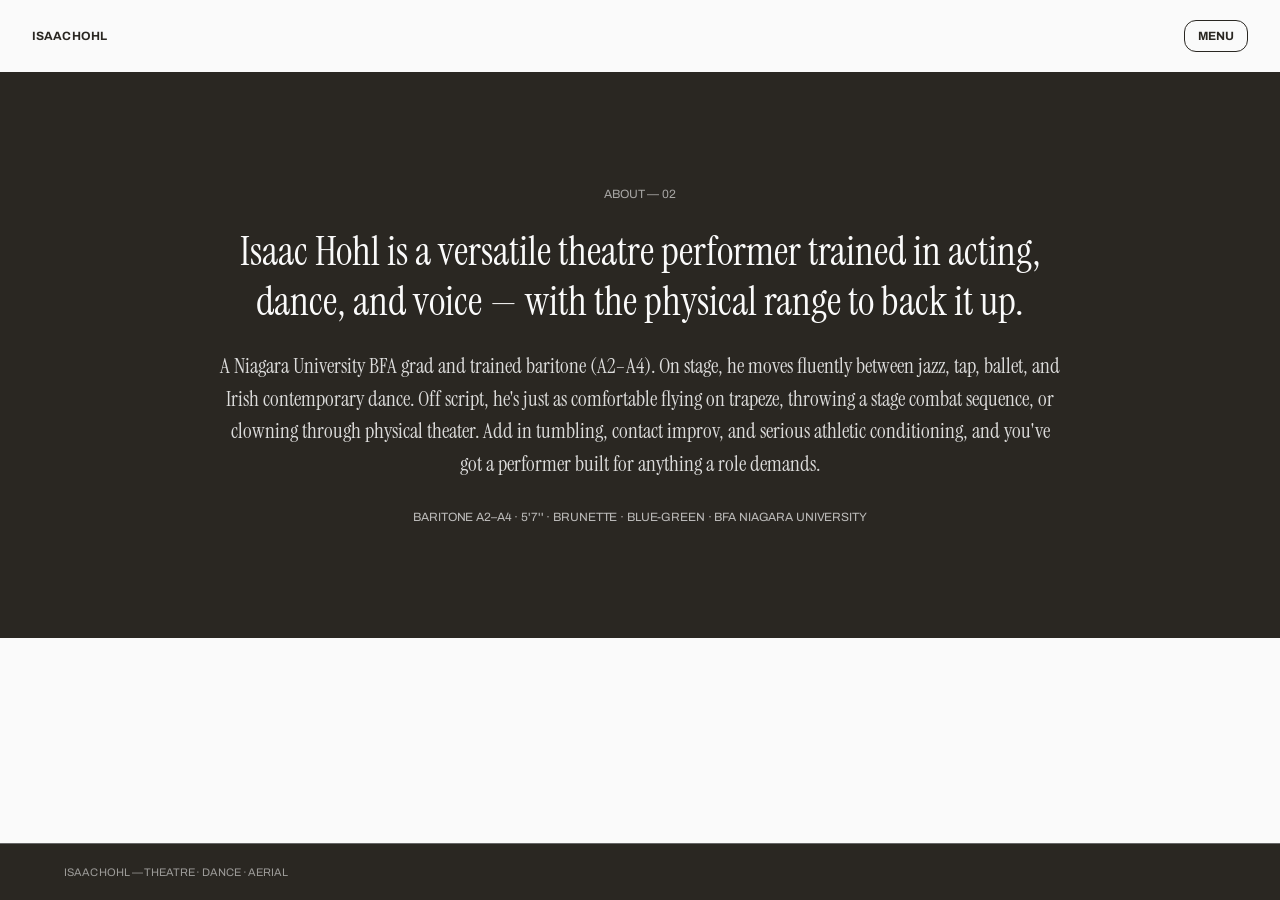
<file: about.html>
<!DOCTYPE html>
<html lang="en">
<head>
<meta charset="utf-8">
<meta name="viewport" content="width=device-width, initial-scale=1">
<title>About — Isaac Hohl</title>
<meta name="description" content="Niagara University BFA grad and trained baritone, moving fluently between jazz, tap, ballet, Irish contemporary dance, aerial and stage combat.">
<link rel="preconnect" href="https://fonts.googleapis.com">
<link rel="preconnect" href="https://fonts.gstatic.com" crossorigin>
<link href="https://fonts.googleapis.com/css2?family=Anton&family=Archivo:wght@400;500;700&family=Instrument+Serif:ital@0;1&display=swap" rel="stylesheet">
<link rel="stylesheet" href="assets/css/site.css">
</head>
<body>
<a class="skip" href="#main">Skip to content</a>

<header class="hdr">
  <a class="hdr__mark" href="index.html">Isaac Hohl</a>
  <button class="btn hdr__btn" id="menu-open" type="button" aria-expanded="false" aria-controls="menu">Menu</button>
</header>

<div class="menu" id="menu" role="dialog" aria-modal="true" aria-label="Site menu" data-open="false" aria-hidden="true">
  <div class="menu__top">
    <span class="menu__mark">Isaac Hohl</span>
    <button class="btn btn--light" type="button" data-menu-close>Close</button>
  </div>
  <div class="menu__body">
    <p class="menu__skills">Acting · Movement · Vocal Performance · Contact Improvisation · Physical Theater · Aerial · Ballroom Dancing · Stage Combat</p>
    <nav class="menu__nav" aria-label="Main">
      <a href="index.html"><span class="menu__num">01</span><span>Home</span></a>
      <a href="index.html#resume"><span class="menu__num">02</span><span>Resume</span></a>
      <a href="index.html#about" aria-current="page"><span class="menu__num">03</span><span>About</span></a>
      <a href="index.html#gallery"><span class="menu__num">04</span><span>Gallery</span></a>
      <a href="index.html#reels"><span class="menu__num">05</span><span>Reels</span></a>
      <a href="index.html#contact"><span class="menu__num">06</span><span>Contact</span></a>
    </nav>
  </div>
  <div class="menu__foot">
    <div class="socials">
      <a class="icon icon--light" href="https://www.instagram.com/isaac_hohl?stkn=MWFkaDZ1cGtmZzBwYw==" target="_blank" rel="noopener" aria-label="Instagram"><span class="ig"></span></a>
      <a class="icon icon--light" href="https://www.tiktok.com/@isaachohl?_r=1&amp;_t=ZP-99kt2brEHVP" target="_blank" rel="noopener" aria-label="TikTok"><span>&#9834;</span></a>
      <a class="icon icon--light" href="mailto:hohl.isaac@gmail.com" aria-label="Email Isaac Hohl"><span>&#9993;</span></a>
      <a class="icon icon--light" href="tel:+16785482481" aria-label="Call Isaac Hohl"><span>&#9742;</span></a>
    </div>
    <div class="filelinks">
      <a class="btn btn--light btn--plain" href="img/resume.pdf" target="_blank" rel="noopener">Resume PDF</a>
      <a class="btn btn--light btn--plain" href="img/headshot-full.jpg" download="Isaac Hohl headshot.jpg">Headshot JPG</a>
    </div>
  </div>
</div>

<main id="main">
  <section class="sec sec--ink about" data-reveal aria-labelledby="about-h">
    <h2 class="about__eyebrow" id="about-h">About — 02</h2>
    <p class="about__lead">Isaac Hohl is a versatile theatre performer trained in acting, dance, and voice — with the physical range to back it up.</p>
    <p class="about__body">A Niagara University BFA grad and trained baritone (A2–A4). On stage, he moves fluently between jazz, tap, ballet, and Irish contemporary dance. Off script, he&#39;s just as comfortable flying on trapeze, throwing a stage combat sequence, or clowning through physical theater. Add in tumbling, contact improv, and serious athletic conditioning, and you&#39;ve got a performer built for anything a role demands.</p>
    <p class="about__stats">Baritone A2–A4 · 5&#39;7&#39;&#39; · Brunette · Blue-green · BFA Niagara University</p>
  </section>
</main>

<footer class="foot">
  <p>Isaac Hohl — theatre · dance · aerial</p>
</footer>

<script src="assets/js/site.js"></script>
</body>
</html>
</file>
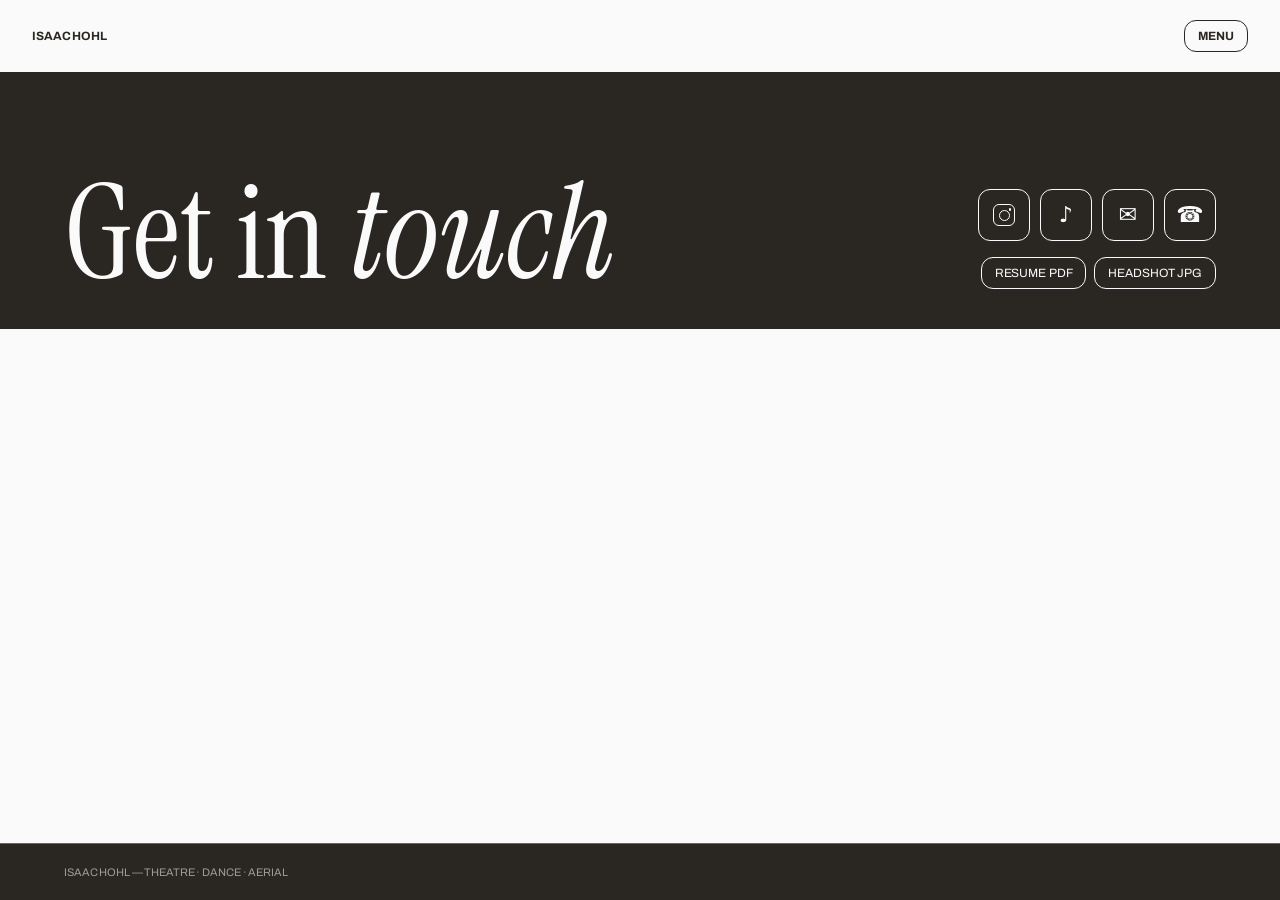
<file: contact.html>
<!DOCTYPE html>
<html lang="en">
<head>
<meta charset="utf-8">
<meta name="viewport" content="width=device-width, initial-scale=1">
<title>Contact — Isaac Hohl</title>
<meta name="description" content="Get in touch with Isaac Hohl — theatre, dance and aerial.">
<link rel="preconnect" href="https://fonts.googleapis.com">
<link rel="preconnect" href="https://fonts.gstatic.com" crossorigin>
<link href="https://fonts.googleapis.com/css2?family=Anton&family=Archivo:wght@400;500;700&family=Instrument+Serif:ital@0;1&display=swap" rel="stylesheet">
<link rel="stylesheet" href="assets/css/site.css">
</head>
<body>
<a class="skip" href="#main">Skip to content</a>

<header class="hdr">
  <a class="hdr__mark" href="index.html">Isaac Hohl</a>
  <button class="btn hdr__btn" id="menu-open" type="button" aria-expanded="false" aria-controls="menu">Menu</button>
</header>

<div class="menu" id="menu" role="dialog" aria-modal="true" aria-label="Site menu" data-open="false" aria-hidden="true">
  <div class="menu__top">
    <span class="menu__mark">Isaac Hohl</span>
    <button class="btn btn--light" type="button" data-menu-close>Close</button>
  </div>
  <div class="menu__body">
    <p class="menu__skills">Acting · Movement · Vocal Performance · Contact Improvisation · Physical Theater · Aerial · Ballroom Dancing · Stage Combat</p>
    <nav class="menu__nav" aria-label="Main">
      <a href="index.html"><span class="menu__num">01</span><span>Home</span></a>
      <a href="index.html#resume"><span class="menu__num">02</span><span>Resume</span></a>
      <a href="index.html#about"><span class="menu__num">03</span><span>About</span></a>
      <a href="index.html#gallery"><span class="menu__num">04</span><span>Gallery</span></a>
      <a href="index.html#reels"><span class="menu__num">05</span><span>Reels</span></a>
      <a href="index.html#contact" aria-current="page"><span class="menu__num">06</span><span>Contact</span></a>
    </nav>
  </div>
  <div class="menu__foot">
    <div class="socials">
      <a class="icon icon--light" href="https://www.instagram.com/isaac_hohl?stkn=MWFkaDZ1cGtmZzBwYw==" target="_blank" rel="noopener" aria-label="Instagram"><span class="ig"></span></a>
      <a class="icon icon--light" href="https://www.tiktok.com/@isaachohl?_r=1&amp;_t=ZP-99kt2brEHVP" target="_blank" rel="noopener" aria-label="TikTok"><span>&#9834;</span></a>
      <a class="icon icon--light" href="mailto:hohl.isaac@gmail.com" aria-label="Email Isaac Hohl"><span>&#9993;</span></a>
      <a class="icon icon--light" href="tel:+16785482481" aria-label="Call Isaac Hohl"><span>&#9742;</span></a>
    </div>
    <div class="filelinks">
      <a class="btn btn--light btn--plain" href="img/resume.pdf" target="_blank" rel="noopener">Resume PDF</a>
      <a class="btn btn--light btn--plain" href="img/headshot-full.jpg" download="Isaac Hohl headshot.jpg">Headshot JPG</a>
    </div>
  </div>
</div>

<main id="main">
  <section class="sec--ink contact" data-reveal aria-labelledby="contact-h">
    <div>
      <span class="contact__eyebrow m-only">Contact — 05</span>
      <h2 class="contact__title" id="contact-h">Get in <br class="br-m"><em>touch</em></h2>
    </div>
    <div class="contact__side">
      <div class="contact__band">
        <div class="socials">
          <a class="icon icon--light" href="https://www.instagram.com/isaac_hohl?stkn=MWFkaDZ1cGtmZzBwYw==" target="_blank" rel="noopener" aria-label="Instagram"><span class="ig"></span></a>
          <a class="icon icon--light" href="https://www.tiktok.com/@isaachohl?_r=1&amp;_t=ZP-99kt2brEHVP" target="_blank" rel="noopener" aria-label="TikTok"><span>&#9834;</span></a>
          <a class="icon icon--light" href="mailto:hohl.isaac@gmail.com" aria-label="Email Isaac Hohl"><span>&#9993;</span></a>
          <a class="icon icon--light" href="tel:+16785482481" aria-label="Call Isaac Hohl"><span>&#9742;</span></a>
        </div>
      </div>
      <div class="filelinks contact__files">
        <a class="btn btn--light btn--plain" href="img/resume.pdf" target="_blank" rel="noopener">Resume PDF</a>
        <a class="btn btn--light btn--plain" href="img/headshot-full.jpg" download="Isaac Hohl headshot.jpg">Headshot JPG</a>
      </div>
    </div>
  </section>
</main>

<footer class="foot">
  <p>Isaac Hohl — theatre · dance · aerial</p>
</footer>

<script src="assets/js/site.js"></script>
</body>
</html>
</file>
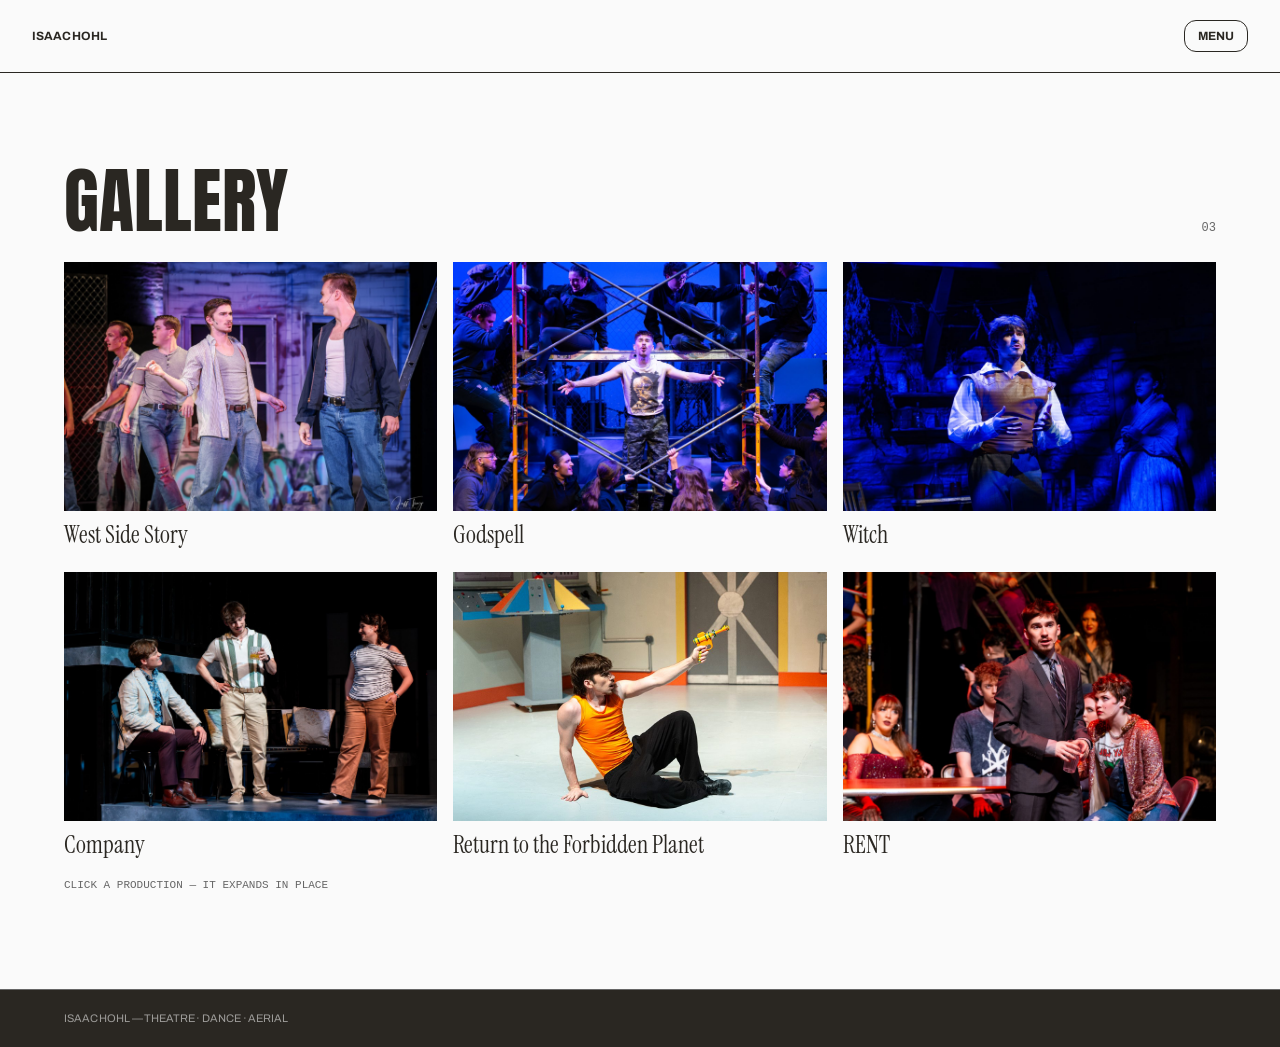
<file: gallery.html>
<!DOCTYPE html>
<html lang="en">
<head>
<meta charset="utf-8">
<meta name="viewport" content="width=device-width, initial-scale=1">
<title>Gallery — Isaac Hohl</title>
<meta name="description" content="Production photography from West Side Story, Godspell, Witch, Company, Return to the Forbidden Planet and RENT.">
<link rel="preconnect" href="https://fonts.googleapis.com">
<link rel="preconnect" href="https://fonts.gstatic.com" crossorigin>
<link href="https://fonts.googleapis.com/css2?family=Anton&family=Archivo:wght@400;500;700&family=Instrument+Serif:ital@0;1&display=swap" rel="stylesheet">
<link rel="stylesheet" href="assets/css/site.css">
</head>
<body>
<a class="skip" href="#main">Skip to content</a>

<header class="hdr">
  <a class="hdr__mark" href="index.html">Isaac Hohl</a>
  <button class="btn hdr__btn" id="menu-open" type="button" aria-expanded="false" aria-controls="menu">Menu</button>
</header>

<div class="menu" id="menu" role="dialog" aria-modal="true" aria-label="Site menu" data-open="false" aria-hidden="true">
  <div class="menu__top">
    <span class="menu__mark">Isaac Hohl</span>
    <button class="btn btn--light" type="button" data-menu-close>Close</button>
  </div>
  <div class="menu__body">
    <p class="menu__skills">Acting · Movement · Vocal Performance · Contact Improvisation · Physical Theater · Aerial · Ballroom Dancing · Stage Combat</p>
    <nav class="menu__nav" aria-label="Main">
      <a href="index.html"><span class="menu__num">01</span><span>Home</span></a>
      <a href="index.html#resume"><span class="menu__num">02</span><span>Resume</span></a>
      <a href="index.html#about"><span class="menu__num">03</span><span>About</span></a>
      <a href="index.html#gallery" aria-current="page"><span class="menu__num">04</span><span>Gallery</span></a>
      <a href="index.html#reels"><span class="menu__num">05</span><span>Reels</span></a>
      <a href="index.html#contact"><span class="menu__num">06</span><span>Contact</span></a>
    </nav>
  </div>
  <div class="menu__foot">
    <div class="socials">
      <a class="icon icon--light" href="https://www.instagram.com/isaac_hohl?stkn=MWFkaDZ1cGtmZzBwYw==" target="_blank" rel="noopener" aria-label="Instagram"><span class="ig"></span></a>
      <a class="icon icon--light" href="https://www.tiktok.com/@isaachohl?_r=1&amp;_t=ZP-99kt2brEHVP" target="_blank" rel="noopener" aria-label="TikTok"><span>&#9834;</span></a>
      <a class="icon icon--light" href="mailto:hohl.isaac@gmail.com" aria-label="Email Isaac Hohl"><span>&#9993;</span></a>
      <a class="icon icon--light" href="tel:+16785482481" aria-label="Call Isaac Hohl"><span>&#9742;</span></a>
    </div>
    <div class="filelinks">
      <a class="btn btn--light btn--plain" href="img/resume.pdf" target="_blank" rel="noopener">Resume PDF</a>
      <a class="btn btn--light btn--plain" href="img/headshot-full.jpg" download="Isaac Hohl headshot.jpg">Headshot JPG</a>
    </div>
  </div>
</div>

<main id="main">
  <section class="sec sec--paper" data-reveal aria-labelledby="gallery-h">

    <div class="m-only">
      <div class="sec__label"><span>Gallery</span><span>03</span></div>
      <h2 class="sec__title" id="gallery-h">On Stage</h2>
    </div>
    <div class="sec__head d-only">
      <h2 id="gallery-h-d">Gallery</h2>
      <span>03</span>
    </div>

    <div class="grid" id="gallery-grid">
      <button class="tile" type="button" data-show="0">
        <span class="tile__frame"><img loading="lazy" src="img/w/west-side-story.jpg" alt="Isaac Hohl as Action in West Side Story"></span>
        <span class="tile__name">West Side Story</span>
      </button>
      <button class="tile" type="button" data-show="1">
        <span class="tile__frame"><img loading="lazy" src="img/w/godspell.jpg" alt="Isaac Hohl as Judas in Godspell"></span>
        <span class="tile__name">Godspell</span>
      </button>
      <button class="tile" type="button" data-show="2">
        <span class="tile__frame"><img loading="lazy" src="img/w/witch.jpg" alt="Isaac Hohl as Scratch in Witch"></span>
        <span class="tile__name">Witch</span>
      </button>
      <button class="tile" type="button" data-show="3">
        <span class="tile__frame"><img loading="lazy" src="img/w/company.jpg" alt="Isaac Hohl as Harry in Company"></span>
        <span class="tile__name">Company</span>
      </button>
      <button class="tile" type="button" data-show="4">
        <span class="tile__frame"><img loading="lazy" src="img/w/forbidden-planet.jpg" alt="Isaac Hohl as Cookie the Cook in Return to the Forbidden Planet"></span>
        <span class="tile__name">Return to the Forbidden Planet</span>
      </button>
      <button class="tile" type="button" data-show="5">
        <span class="tile__frame"><img loading="lazy" src="img/w/rent.jpg" alt="Isaac Hohl as Benjamin Coffin III in RENT"></span>
        <span class="tile__name">RENT</span>
      </button>
    </div>

    <p class="hint m-only">Tap a production — it expands in place</p>
    <p class="hint d-only">Click a production — it expands in place</p>

  </section>
</main>

<div class="sheet" id="sheet" role="dialog" aria-modal="true" aria-labelledby="sheet-title" data-open="false" aria-hidden="true">
  <div class="sheet__top">
    <span class="sheet__title" id="sheet-title" data-sheet-title></span>
    <button class="btn btn--light" type="button" data-sheet-close>Close</button>
  </div>
  <div class="sheet__stage" data-stage>
    <div class="sheet__track" data-track></div>
  </div>
  <div class="sheet__foot">
    <div>
      <span class="sheet__role" data-sheet-role></span>
      <span class="sheet__meta" data-sheet-meta></span>
    </div>
    <div class="sheet__nav">
      <span class="sheet__count" data-sheet-count role="status" aria-live="polite"></span>
      <button class="btn btn--light btn--plain" type="button" data-prev aria-label="Previous photo">&larr;</button>
      <button class="btn btn--light btn--plain" type="button" data-next aria-label="Next photo">&rarr;</button>
    </div>
  </div>
</div>

<footer class="foot">
  <p>Isaac Hohl — theatre · dance · aerial</p>
</footer>

<script src="assets/js/site.js"></script>
</body>
</html>
</file>
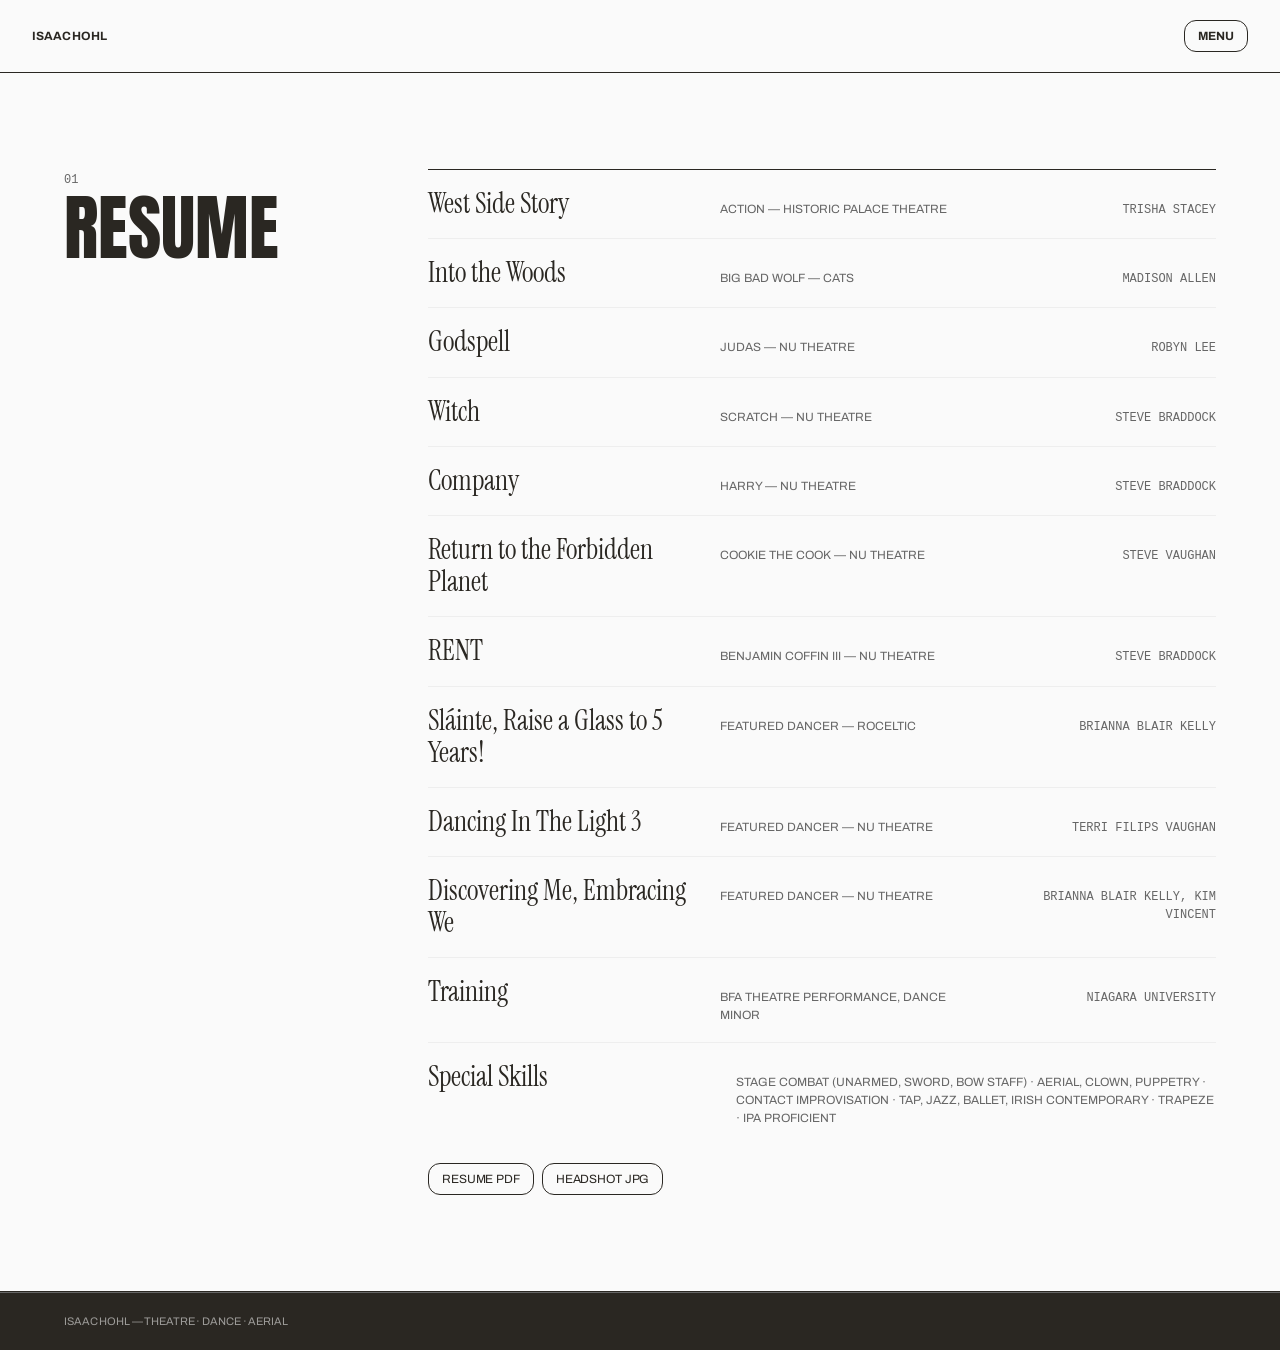
<file: resume.html>
<!DOCTYPE html>
<html lang="en">
<head>
<meta charset="utf-8">
<meta name="viewport" content="width=device-width, initial-scale=1">
<title>Resume — Isaac Hohl</title>
<meta name="description" content="Selected theatre and dance credits, training, and special skills for Isaac Hohl.">
<link rel="preconnect" href="https://fonts.googleapis.com">
<link rel="preconnect" href="https://fonts.gstatic.com" crossorigin>
<link href="https://fonts.googleapis.com/css2?family=Anton&family=Archivo:wght@400;500;700&family=Instrument+Serif:ital@0;1&display=swap" rel="stylesheet">
<link rel="stylesheet" href="assets/css/site.css">
</head>
<body>
<a class="skip" href="#main">Skip to content</a>

<header class="hdr">
  <a class="hdr__mark" href="index.html">Isaac Hohl</a>
  <button class="btn hdr__btn" id="menu-open" type="button" aria-expanded="false" aria-controls="menu">Menu</button>
</header>

<div class="menu" id="menu" role="dialog" aria-modal="true" aria-label="Site menu" data-open="false" aria-hidden="true">
  <div class="menu__top">
    <span class="menu__mark">Isaac Hohl</span>
    <button class="btn btn--light" type="button" data-menu-close>Close</button>
  </div>
  <div class="menu__body">
    <p class="menu__skills">Acting · Movement · Vocal Performance · Contact Improvisation · Physical Theater · Aerial · Ballroom Dancing · Stage Combat</p>
    <nav class="menu__nav" aria-label="Main">
      <a href="index.html"><span class="menu__num">01</span><span>Home</span></a>
      <a href="index.html#resume" aria-current="page"><span class="menu__num">02</span><span>Resume</span></a>
      <a href="index.html#about"><span class="menu__num">03</span><span>About</span></a>
      <a href="index.html#gallery"><span class="menu__num">04</span><span>Gallery</span></a>
      <a href="index.html#reels"><span class="menu__num">05</span><span>Reels</span></a>
      <a href="index.html#contact"><span class="menu__num">06</span><span>Contact</span></a>
    </nav>
  </div>
  <div class="menu__foot">
    <div class="socials">
      <a class="icon icon--light" href="https://www.instagram.com/isaac_hohl?stkn=MWFkaDZ1cGtmZzBwYw==" target="_blank" rel="noopener" aria-label="Instagram"><span class="ig"></span></a>
      <a class="icon icon--light" href="https://www.tiktok.com/@isaachohl?_r=1&amp;_t=ZP-99kt2brEHVP" target="_blank" rel="noopener" aria-label="TikTok"><span>&#9834;</span></a>
      <a class="icon icon--light" href="mailto:hohl.isaac@gmail.com" aria-label="Email Isaac Hohl"><span>&#9993;</span></a>
      <a class="icon icon--light" href="tel:+16785482481" aria-label="Call Isaac Hohl"><span>&#9742;</span></a>
    </div>
    <div class="filelinks">
      <a class="btn btn--light btn--plain" href="img/resume.pdf" target="_blank" rel="noopener">Resume PDF</a>
      <a class="btn btn--light btn--plain" href="img/headshot-full.jpg" download="Isaac Hohl headshot.jpg">Headshot JPG</a>
    </div>
  </div>
</div>

<main id="main">
  <section class="sec sec--paper sec--capped" data-reveal aria-labelledby="resume-h">

    <div class="m-only">
      <div class="sec__label"><span>Resume</span><span>01</span></div>
      <h2 class="sec__title" id="resume-h">Selected<br>Credits</h2>
    </div>

    <div class="resume">
      <div class="resume__aside d-only">
        <span>01</span>
        <h2 id="resume-h-d">Resume</h2>
      </div>

      <div>
        <div class="credits">
          <div class="credit">
            <span class="credit__show">West Side Story</span>
            <span class="credit__lines"><span class="credit__meta" data-sep="·">Action — Historic Palace Theatre</span><span class="credit__dir">Trisha Stacey</span></span>
          </div>
          <div class="credit">
            <span class="credit__show">Into the Woods</span>
            <span class="credit__lines"><span class="credit__meta" data-sep="·">Big Bad Wolf — CATS</span><span class="credit__dir">Madison Allen</span></span>
          </div>
          <div class="credit">
            <span class="credit__show">Godspell</span>
            <span class="credit__lines"><span class="credit__meta" data-sep="·">Judas — NU Theatre</span><span class="credit__dir">Robyn Lee</span></span>
          </div>
          <div class="credit">
            <span class="credit__show">Witch</span>
            <span class="credit__lines"><span class="credit__meta" data-sep="·">Scratch — NU Theatre</span><span class="credit__dir">Steve Braddock</span></span>
          </div>
          <div class="credit">
            <span class="credit__show">Company</span>
            <span class="credit__lines"><span class="credit__meta" data-sep="·">Harry — NU Theatre</span><span class="credit__dir">Steve Braddock</span></span>
          </div>
          <div class="credit">
            <span class="credit__show">Return to the Forbidden Planet</span>
            <span class="credit__lines"><span class="credit__meta" data-sep="·">Cookie the Cook — NU Theatre</span><span class="credit__dir">Steve Vaughan</span></span>
          </div>
          <div class="credit">
            <span class="credit__show">RENT</span>
            <span class="credit__lines"><span class="credit__meta" data-sep="·">Benjamin Coffin III — NU Theatre</span><span class="credit__dir">Steve Braddock</span></span>
          </div>
          <div class="credit">
            <span class="credit__show">Sláinte, Raise a Glass to 5 Years!</span>
            <span class="credit__lines"><span class="credit__meta" data-sep="·">Featured Dancer — ROCeltic</span><span class="credit__dir">Brianna Blair Kelly</span></span>
          </div>
          <div class="credit">
            <span class="credit__show">Dancing In The Light 3</span>
            <span class="credit__lines"><span class="credit__meta" data-sep="·">Featured Dancer — NU Theatre</span><span class="credit__dir">Terri Filips Vaughan</span></span>
          </div>
          <div class="credit">
            <span class="credit__show">Discovering Me, Embracing We</span>
            <span class="credit__lines"><span class="credit__meta" data-sep="·">Featured Dancer — NU Theatre</span><span class="credit__dir">Brianna Blair Kelly, Kim Vincent</span></span>
          </div>
          <div class="credit">
            <span class="credit__show">Training</span>
            <span class="credit__lines"><span class="credit__meta" data-sep="—">BFA Theatre Performance, Dance Minor</span><span class="credit__dir">Niagara University</span></span>
          </div>
          <div class="credit credit--solo">
            <span class="credit__show">Special Skills</span>
            <span class="credit__lines"><span class="credit__meta">Stage combat (unarmed, sword, bow staff) · Aerial, clown, puppetry · Contact improvisation · Tap, jazz, ballet, Irish contemporary · Trapeze · IPA proficient</span></span>
          </div>
        </div>

        <div class="resume__actions">
          <a class="btn btn--plain" href="img/resume.pdf" target="_blank" rel="noopener">Resume PDF</a>
          <a class="btn btn--plain" href="img/headshot-full.jpg" download="Isaac Hohl headshot.jpg">Headshot JPG</a>
        </div>
      </div>
    </div>

  </section>
</main>

<footer class="foot">
  <p>Isaac Hohl — theatre · dance · aerial</p>
</footer>

<script src="assets/js/site.js"></script>
</body>
</html>
</file>
<file: assets/css/site.css>
/* Isaac Hohl — responsive rebuild merging wireframe 1a (390px) and 1g (1280px).
   Mobile-first: base rules are 1a, the 1024px block is 1g. */

:root{
  --paper:#fafafa;
  --ink:#2a2722;
  --muted:#666666;
  --hair:#eeeeee;
  --edge:#4a4640;
  --dim:#9f9f9f;
  --sans:Archivo,system-ui,sans-serif;
  --serif:'Instrument Serif',Georgia,serif;
  --display:Anton,Impact,sans-serif;
  --mono:ui-monospace,Menlo,Consolas,monospace;
  --gut:20px;
  --ease:cubic-bezier(.2,.7,.2,1);
}

*,*::before,*::after{box-sizing:border-box}

html{-webkit-text-size-adjust:100%}

body{
  margin:0;
  background:var(--paper);
  color:var(--ink);
  font-family:var(--sans);
  overflow-x:hidden;
  display:flex;
  flex-direction:column;
  min-height:100vh;
}
/* keeps the footer at the bottom on short pages (About, Contact) */
main{flex:1 0 auto}
.foot{flex:none}

body.is-locked{overflow:hidden}

img{max-width:100%}

:focus-visible{outline:2px solid currentColor;outline-offset:3px;border-radius:4px}

.skip{
  position:absolute;left:-9999px;top:0;z-index:200;
  background:var(--ink);color:var(--paper);
  font:700 12px/1 var(--sans);text-transform:uppercase;letter-spacing:-0.12px;
  padding:12px 16px;border-radius:0 0 12px 0;text-decoration:none;
}
.skip:focus{left:0}

.vh{
  position:absolute;width:1px;height:1px;margin:-1px;padding:0;
  overflow:hidden;clip:rect(0 0 0 0);white-space:nowrap;border:0;
}

/* Only one of these renders per breakpoint — the wireframes use different
   headings for the same section on phone vs desktop. */
.m-only{display:block}
.d-only{display:none}
.br-m{display:inline}

/* ---------- shared control shapes ---------- */

.btn{
  display:inline-flex;align-items:center;justify-content:center;gap:8px;
  font:700 12px/1 var(--sans);letter-spacing:-0.12px;text-transform:uppercase;
  color:var(--ink);background:none;border:1px solid var(--ink);border-radius:12px;
  padding:9px 13px;cursor:pointer;text-decoration:none;
}
.btn--light{color:var(--paper);border-color:var(--paper)}
.btn--plain{font-weight:400}

.icon{
  display:flex;align-items:center;justify-content:center;
  width:46px;height:46px;border:1px solid var(--ink);border-radius:12px;
  text-decoration:none;color:var(--ink);flex:none;
}
.icon--light{color:var(--paper);border-color:var(--paper)}
.icon span{font:400 20px/1 var(--sans)}

.ig{display:block;position:relative;width:20px;height:20px;border:1.5px solid currentColor;border-radius:6px}
.ig::before{content:"";position:absolute;top:4px;left:4px;width:10px;height:10px;border:1.5px solid currentColor;border-radius:50%;box-sizing:border-box}
.ig::after{content:"";position:absolute;top:2.5px;right:2.5px;width:2.5px;height:2.5px;background:currentColor;border-radius:50%}

.socials{display:flex;gap:10px;flex-wrap:wrap}
.filelinks{display:flex;gap:8px;flex-wrap:wrap}

/* ---------- header ---------- */

.hdr{
  position:sticky;top:0;z-index:40;
  display:flex;justify-content:space-between;align-items:center;
  padding:14px var(--gut);
  background:rgba(250,250,250,.88);
  backdrop-filter:blur(10px);
  border-bottom:1px solid var(--ink);
}
.hdr__mark{font:700 12px/1 var(--sans);letter-spacing:-0.12px;text-transform:uppercase;color:var(--ink);text-decoration:none}

/* Home on desktop floats the header over the headshot plate. */
.hdr--over{background:none;backdrop-filter:none;border-bottom:1px solid var(--ink)}

/* ---------- menu overlay (1a full-screen ink / 1g index) ---------- */

.menu{
  position:fixed;inset:0;z-index:90;
  background:var(--ink);color:var(--paper);
  display:flex;flex-direction:column;justify-content:space-between;
  padding:20px;
  opacity:0;pointer-events:none;transform:translateY(-12px);
  transition:opacity .45s var(--ease),transform .45s var(--ease);
  overflow-y:auto;
}
.menu[data-open="true"]{opacity:1;pointer-events:auto;transform:none}
.menu__top{display:flex;justify-content:space-between;align-items:center}
.menu__mark{font:700 12px/1 var(--sans);letter-spacing:-0.12px;text-transform:uppercase}
.menu__skills{display:none}
.menu__nav{display:flex;flex-direction:column;gap:2px;padding:24px 0}
.menu__nav a{
  font:400 clamp(38px,12.3vw,56px)/1.02 var(--serif);
  color:var(--paper);text-decoration:none;
}
.menu__nav a[aria-current="page"]{font-style:italic}
.menu__num{display:none}
.menu__foot{display:flex;flex-direction:column;gap:12px;border-top:1px solid var(--muted);padding-top:14px}

/* ---------- hero ---------- */

.hero{min-height:640px;background:var(--paper);display:flex;flex-direction:column}
.hero__head{padding:20px var(--gut) 0}
.hero__name{
  margin:0;
  font:400 clamp(64px,18.5vw,104px)/0.95 var(--display);
  text-transform:uppercase;letter-spacing:-0.01em;color:var(--ink);
}
.hero__rule{
  display:flex;justify-content:space-between;align-items:baseline;gap:16px;
  border-top:1px solid var(--ink);margin-top:12px;padding-top:8px;
}
.hero__rule span:first-child{font:400 12px/1.5 var(--sans);letter-spacing:-0.12px;text-transform:uppercase}
.hero__rule span:last-child{font:400 12px/1.5 var(--mono);color:var(--muted)}
.hero__shot{flex:1;position:relative;overflow:hidden;margin-top:12px;min-height:280px}
.hero__shot img{position:absolute;inset:0;width:100%;height:100%;object-fit:cover;object-position:50% 16%}

/* desktop parallax plate — hidden until 1024 */
.plate{display:none}
.bigname{display:none}

/* ---------- ticker ---------- */

.ticker{
  background:var(--ink);
  border-top:1px solid var(--muted);border-bottom:1px solid var(--muted);
  overflow:hidden;padding:10px 0;
}
.ticker__track{display:flex;width:max-content;animation:tick 38s linear infinite}
.ticker__row{
  display:flex;gap:28px;flex:none;padding-right:28px;
  font:400 clamp(20px,6.2vw,32px)/1 var(--serif);color:var(--paper);white-space:nowrap;
}
@keyframes tick{from{transform:translateX(0)}to{transform:translateX(-50%)}}

/* ---------- section scaffold ---------- */

.sec{padding:56px var(--gut) 40px}
.sec--paper{background:var(--paper)}
.sec--ink{background:var(--ink);color:var(--paper)}
.sec--ruled{border-top:1px solid var(--ink);border-bottom:1px solid var(--ink)}
.sec--capped{border-bottom:1px solid var(--ink)}

.sec__label{display:flex;justify-content:space-between;align-items:baseline;margin-bottom:18px}
.sec__label span:first-child{font:700 12px/1 var(--sans);text-transform:uppercase;color:var(--ink)}
.sec__label span:last-child{font:400 12px/1 var(--mono);color:var(--muted)}
.sec__title{
  margin:0 0 20px;
  font:400 clamp(48px,16.4vw,72px)/0.85 var(--display);
  text-transform:uppercase;color:var(--ink);
}

/* Scoped to .js-reveal, which the script adds only once it can actually observe
   these sections — so content is never left invisible if JS or the observer
   fails. The script also drops the class if the observer never reports back. */
.js-reveal [data-reveal]{opacity:0;transform:translateY(28px);transition:opacity .75s var(--ease),transform .75s var(--ease)}
.js-reveal [data-reveal].in{opacity:1;transform:none}

/* anchored sections on the home flow must clear the sticky header */
main > section[id]{scroll-margin-top:76px}
html{scroll-behavior:smooth}
@media (prefers-reduced-motion:reduce){html{scroll-behavior:auto}}

/* ---------- resume ---------- */

.credits{
  max-height:320px;overflow-y:auto;scrollbar-width:none;
  border-top:1px solid var(--ink);border-bottom:1px solid var(--ink);
}
.credits::-webkit-scrollbar{display:none}
.credit{display:grid;grid-template-columns:1fr;gap:2px;padding:12px 0;border-bottom:1px solid var(--hair)}
.credit:last-child{border-bottom:0}
.credit__show{font:400 20px/1.2 var(--serif);color:var(--ink)}
/* Phone merges role/venue and director onto one line, per 1a; the separator
   comes from data-sep so "Training" can use an em dash. */
.credit__lines{font:400 12px/1.5 var(--sans);text-transform:uppercase;color:var(--muted)}
.credit__meta::after{content:" " attr(data-sep) " "}
.credit--solo .credit__meta::after{content:""}

.resume__actions{display:flex;gap:8px;margin-top:14px;flex-wrap:wrap}

/* ---------- about ---------- */

.about{padding:64px 24px}
.about__eyebrow{margin:0 0 20px;font:400 12px/1.5 var(--sans);letter-spacing:-0.12px;text-transform:uppercase;opacity:.6;text-align:center}
.about__lead{margin:0;font:400 clamp(25px,6.9vw,40px)/1.24 var(--serif);text-align:center;text-wrap:pretty}
.about__body{margin:18px auto 0;max-width:34em;font:400 clamp(16px,4.4vw,21px)/1.55 var(--serif);opacity:.86;text-align:center;text-wrap:pretty}
.about__stats{margin:24px 0 0;font:400 12px/1.5 var(--sans);letter-spacing:-0.12px;text-transform:uppercase;opacity:.7;text-align:center}

/* ---------- gallery ---------- */

.grid{display:grid;grid-template-columns:1fr 1fr;gap:16px 12px}
.tile{display:block;text-align:left;padding:0;background:none;border:0;cursor:pointer;color:inherit;font:inherit}
.tile__frame{display:block;aspect-ratio:3/4;overflow:hidden;background:var(--hair)}
.tile__frame img{width:100%;height:100%;object-fit:cover;display:block}
.tile__name{display:block;margin-top:8px;font:400 clamp(16px,4.6vw,24px)/1.15 var(--serif);color:var(--ink)}
.hint{margin:16px 0 0;font:400 11px/1.5 var(--mono);text-transform:uppercase;color:var(--muted)}

/* ---------- production sheet ---------- */

.sheet{
  position:fixed;inset:0;z-index:95;
  background:var(--ink);color:var(--paper);
  display:flex;flex-direction:column;
  opacity:0;pointer-events:none;transform:scale(.96);
  transition:opacity .4s var(--ease),transform .5s var(--ease);
}
.sheet[data-open="true"]{opacity:1;pointer-events:auto;transform:none}
.sheet__top{display:flex;justify-content:space-between;align-items:center;gap:16px;padding:16px var(--gut);border-bottom:1px solid var(--edge)}
.sheet__title{font:400 clamp(22px,6.7vw,36px)/1.1 var(--serif)}
.sheet__stage{position:relative;flex:1;min-height:0;overflow:hidden;touch-action:pan-y;cursor:grab}
.sheet__stage:active{cursor:grabbing}
.sheet__track{display:flex;height:100%;transition:transform .55s var(--ease)}
.sheet__slide{flex:0 0 100%;height:100%;overflow:hidden;background:var(--ink)}
.sheet__slide img{width:100%;height:100%;object-fit:cover;display:block}
.sheet__foot{display:flex;justify-content:space-between;align-items:flex-start;gap:24px;padding:16px var(--gut) 20px;flex-wrap:wrap}
.sheet__role{font:400 clamp(18px,5.1vw,26px)/1.2 var(--serif)}
.sheet__meta{display:block;font:400 12px/1.5 var(--sans);letter-spacing:-0.12px;text-transform:uppercase;opacity:.65}
.sheet__nav{display:flex;align-items:center;gap:12px;margin-left:auto}
.sheet__count{font:400 12px/1 var(--mono);opacity:.65}

/* ---------- reels ---------- */

.reels{display:flex;flex-direction:column;gap:12px}
.reel{position:relative;aspect-ratio:16/9;overflow:hidden;background:var(--ink)}
.reel__btn{position:absolute;inset:0;width:100%;height:100%;padding:0;border:0;background:none;cursor:pointer;display:block}
.reel__btn img{position:absolute;inset:0;width:100%;height:100%;object-fit:cover;filter:brightness(.74)}
.reel__bar{position:absolute;left:0;right:0;bottom:0;display:flex;justify-content:space-between;align-items:flex-end;gap:12px;padding:14px 16px}
.reel__name{font:400 clamp(24px,7.7vw,44px)/1.05 var(--serif);color:var(--paper);text-align:left}
.reel__play{
  display:flex;align-items:center;gap:8px;flex:none;
  font:400 12px/1 var(--sans);letter-spacing:-0.12px;text-transform:uppercase;
  color:var(--paper);border:1px solid var(--paper);border-radius:12px;padding:8px 12px;
}
.reel iframe{position:absolute;inset:0;width:100%;height:100%;border:0;z-index:2}

/* ---------- contact ---------- */

/* z-index keeps it above the home page's sticky headshot plate, like .sec does */
.contact{position:relative;z-index:10;padding:64px var(--gut) 24px;display:flex;flex-direction:column;gap:28px}
.contact__eyebrow{font:400 12px/1.5 var(--sans);text-transform:uppercase;opacity:.6}
.contact__title{margin:8px 0 0;font:400 clamp(56px,18.5vw,132px)/0.85 var(--serif);color:var(--paper)}
.contact__band{border-top:1px solid var(--muted);padding-top:16px}
/* 1a's contact block has no file buttons; 1g's does. */
.contact__files{display:none}

/* position/z-index keep it above the home page's sticky headshot plate */
.foot{position:relative;z-index:10;background:var(--ink);color:var(--paper);padding:20px var(--gut);border-top:1px solid var(--muted)}
.foot p{margin:0;font:400 11px/1.5 var(--sans);letter-spacing:-0.12px;text-transform:uppercase;opacity:.55}

/* =====================================================================
   Desktop — wireframe 1g
   ===================================================================== */

@media (min-width:1024px){
  :root{--gut:64px}

  .m-only{display:none}
  .d-only{display:block}
  .br-m{display:none}

  .hdr{padding:20px 32px;border-bottom:1px solid var(--ink)}
  .hdr--over{
    background:none;backdrop-filter:none;border-bottom:0;
    position:sticky;z-index:40;
  }
  .hdr--over .hdr__btn{background:rgba(250,250,250,.75)}

  .icon{width:52px;height:52px}
  .icon span{font-size:22px}
  .ig{width:22px;height:22px}
  .ig::before{top:4.5px;left:4.5px;width:11px;height:11px}
  .ig::after{top:3px;right:3px}

  /* menu becomes the 1g index */
  .menu{padding:24px 32px 28px;justify-content:space-between}
  .menu__mark::after{content:" — Index"}
  .menu__body{display:grid;grid-template-columns:minmax(0,1fr) 520px;gap:64px;align-items:end}
  .menu__skills{display:block;margin:0 0 8px;max-width:340px;font:400 20px/1.3 var(--serif);opacity:.75}
  .menu__nav{gap:0;padding:0;border-bottom:1px solid var(--edge)}
  .menu__nav a{
    display:flex;align-items:baseline;justify-content:flex-end;gap:20px;
    border-top:1px solid var(--edge);padding:10px 0;
    font-size:56px;
  }
  .menu__num{display:inline;font:400 12px/1 var(--mono);color:var(--dim)}
  .menu__foot{flex-direction:row;justify-content:space-between;align-items:flex-end;border-top:0;padding-top:0}

  /* home hero → fixed plate + parallax name */
  .hero{display:none}
  .plate{
    display:block;position:sticky;top:0;height:100vh;margin-bottom:-100vh;
    z-index:0;background:var(--paper);overflow:hidden;
  }
  .plate img{position:absolute;inset:0;width:100%;height:100%;object-fit:cover;object-position:50% 20%;filter:brightness(.86) contrast(1.04)}
  .bigname{
    display:flex;position:relative;z-index:10;height:95vh;
    justify-content:center;align-items:center;pointer-events:none;
    margin-top:-62px;padding-top:120px;
  }
  .bigname h1{
    margin:0;will-change:transform;text-align:center;
    mix-blend-mode:difference;opacity:.92;
    font:400 clamp(88px,11.7vw,150px)/1 var(--display);
    text-transform:uppercase;letter-spacing:0.02em;color:var(--paper);white-space:nowrap;
  }
  .ticker{display:none}

  /* sections sit above the plate */
  .sec{position:relative;z-index:10;padding:96px var(--gut)}
  .sec--ink{padding:112px 200px}
  .sec--ruled{border-top:1px solid var(--ink);border-bottom:0}

  .sec__head{display:flex;justify-content:space-between;align-items:flex-end;margin-bottom:28px}
  .sec__head h2{margin:0;font:400 72px/0.9 var(--display);text-transform:uppercase;color:var(--ink)}
  .sec__head span{font:400 12px/1 var(--mono);color:var(--muted)}

  /* resume → sticky label + three columns */
  .resume{display:grid;grid-template-columns:minmax(0,300px) minmax(0,1fr);gap:64px;align-items:start}
  .resume__aside{position:sticky;top:96px}
  .resume__aside span{font:400 12px/1 var(--mono);color:var(--muted)}
  .resume__aside h2{margin:10px 0 0;font:400 72px/0.9 var(--display);text-transform:uppercase;color:var(--ink)}
  .credits{max-height:none;overflow:visible;border-bottom:0}
  .credit{grid-template-columns:1fr 260px 220px;gap:16px;align-items:baseline;padding:18px 0}
  .credit--solo{grid-template-columns:1fr minmax(0,480px)}
  .credit__show{font-size:28px;line-height:1.15}
  /* the wrapper dissolves so meta and director become real grid columns */
  .credit__lines{display:contents}
  .credit__meta{font:400 12px/1.5 var(--sans);text-transform:uppercase;color:var(--muted)}
  .credit__meta::after{content:""}
  .credit__dir{font:400 12px/1.5 var(--mono);color:var(--muted);text-align:right}
  .resume__actions{margin-top:18px}

  /* about */
  .about__eyebrow{margin-bottom:24px}
  .about__lead{max-width:22em;margin-left:auto;margin-right:auto}
  .about__body{max-width:40em;margin-top:24px}
  .about__stats{margin-top:28px}

  /* gallery → three across, landscape crops */
  .grid{grid-template-columns:repeat(3,minmax(0,1fr));gap:24px 16px}
  .tile__frame{aspect-ratio:3/2}
  .tile__name{margin-top:10px}
  .hint{margin-top:18px}

  .sheet__top{padding:20px 32px}
  /* 1g shows the whole frame rather than cropping it */
  .sheet__slide img{object-fit:contain}
  .sheet__foot{padding:24px 32px 28px;flex-wrap:nowrap}

  .reels{gap:16px}
  .reel__bar{padding:20px 24px}

  .contact{
    padding:96px var(--gut) 40px;
    flex-direction:row;justify-content:space-between;align-items:flex-end;gap:48px;
  }
  .contact__side{display:flex;flex-direction:column;gap:16px;align-items:flex-end}
  .contact__band{border-top:0;padding-top:0}
  .contact__files{display:flex}
  .foot{padding:20px 64px}
}

@media (min-width:1024px) and (max-width:1200px){
  .menu__body{grid-template-columns:minmax(0,1fr) 420px;gap:40px}
  .menu__nav a{font-size:44px}
  .sec--ink{padding:112px 120px}
  .credit{grid-template-columns:1fr 200px 180px}
}

@media (prefers-reduced-motion:reduce){
  *,*::before,*::after{animation-duration:.001ms !important;animation-iteration-count:1 !important;transition-duration:.001ms !important}
  .ticker__track{animation:none}
  [data-reveal]{opacity:1;transform:none}
  .bigname h1{transform:none !important;opacity:.92 !important}
}
</file>
